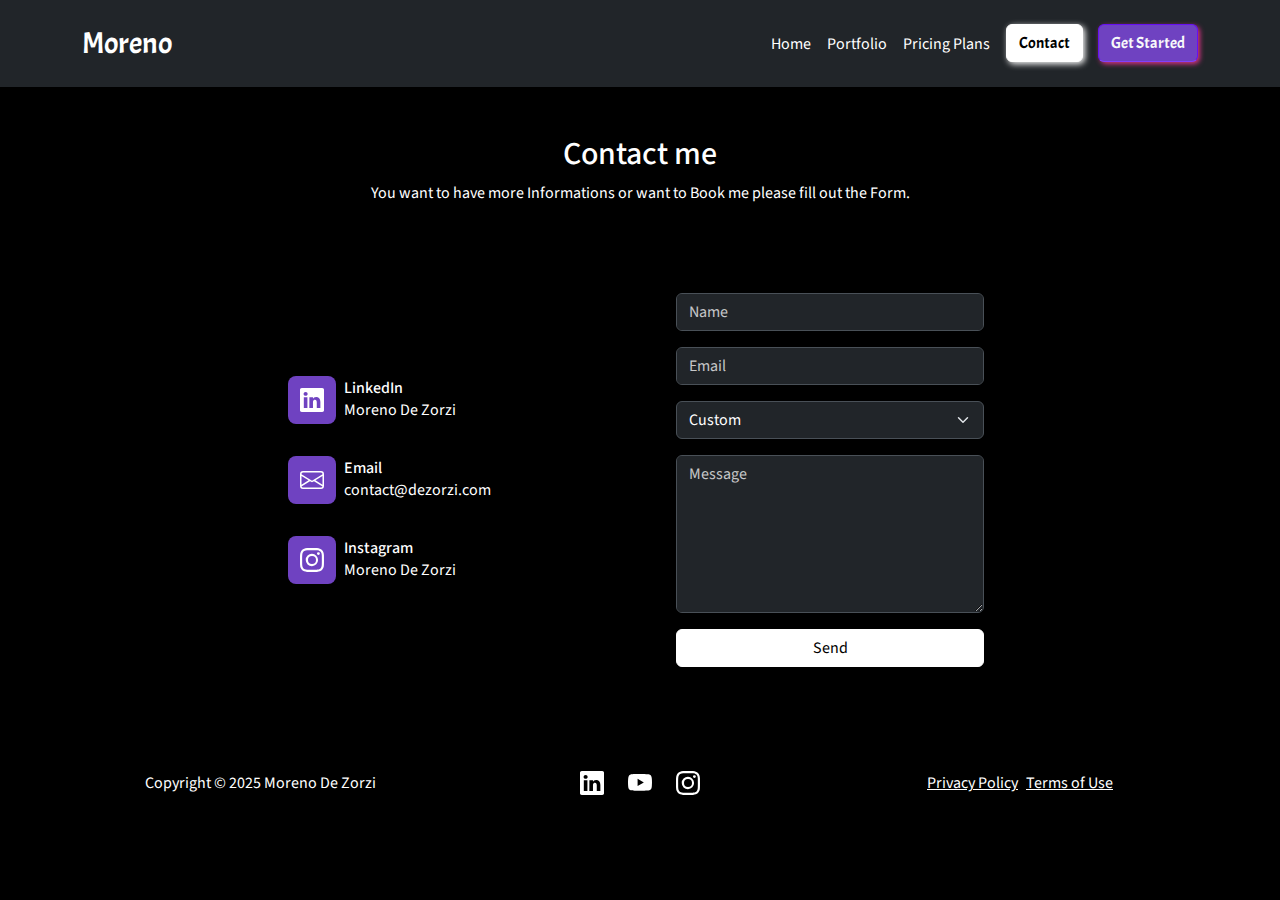
<file: contact.html>
<!DOCTYPE html><html data-bs-theme="dark" lang="en" data-bss-forced-theme="dark"><head><meta charset="utf-8"><meta name="viewport" content="width=device-width, initial-scale=1.0, shrink-to-fit=no"><title>Contact - Moreno De Zorzi</title><meta property="og:type" content="website"><meta name="description" content="Contact Moreno De Zorzi for web development services. Fill out the form, email contact@dezorzi.com, or connect on LinkedIn/Instagram to get started."><link rel="apple-touch-icon" type="image/png" sizes="180x180" href="assets/img/apple-touch-icon.png"><link rel="icon" type="image/png" sizes="16x16" href="assets/img/favicon-16x16.png"><link rel="icon" type="image/png" sizes="16x16" href="assets/img/favicon-16x16.png" media="(prefers-color-scheme: dark)"><link rel="icon" type="image/png" sizes="32x32" href="assets/img/favicon-32x32.png"><link rel="icon" type="image/png" sizes="32x32" href="assets/img/favicon-32x32.png" media="(prefers-color-scheme: dark)"><link rel="icon" type="image/png" sizes="180x180" href="assets/img/apple-touch-icon.png"><link rel="icon" type="image/png" sizes="192x192" href="assets/img/android-chrome-192x192.png"><link rel="icon" type="image/png" sizes="512x512" href="assets/img/android-chrome-512x512.png"><link rel="stylesheet" href="https://cdn.jsdelivr.net/npm/bootstrap@5.3.3/dist/css/bootstrap.min.css"><link rel="stylesheet" href="https://fonts.googleapis.com/css?family=Acme&amp;display=swap"><link rel="stylesheet" href="https://fonts.googleapis.com/css?family=Source+Sans+Pro&amp;display=swap"><link rel="stylesheet" href="assets/css/styles.min.css"><link rel="stylesheet" href="https://cdnjs.cloudflare.com/ajax/libs/animate.css/3.5.2/animate.min.css"></head><body style="background:rgb(0,0,0);"><nav class="navbar navbar-expand-md bg-dark py-3" data-bs-theme="dark"><div class="container"><a class="navbar-brand d-flex align-items-center" href="#"><span style="font-family:Acme, sans-serif;font-size:30px;">Moreno</span></a><button data-bs-toggle="collapse" data-bs-target="#navcol-5" class="navbar-toggler"><span class="visually-hidden">Toggle navigation</span><span class="navbar-toggler-icon"></span></button><div class="collapse navbar-collapse" id="navcol-5"><ul class="navbar-nav ms-auto"><li class="nav-item"><a class="nav-link active" href="index.html" style="font-family:'Source Sans Pro', sans-serif;">Home</a></li><li class="nav-item" style="font-family:'Source Sans Pro', sans-serif;"><a class="nav-link" href="#" style="color:var(--bs-primary);font-family:'Source Sans Pro', sans-serif;">Portfolio</a></li><li class="nav-item" style="font-family:'Source Sans Pro', sans-serif;"><a class="nav-link" href="pricing.html" style="color:var(--bs-primary);font-family:'Source Sans Pro', sans-serif;">Pricing Plans</a></li><li class="nav-item" style="font-family:Acme, sans-serif;"><a class="btn btn-primary ms-md-2" role="button" href="contact.html" style="font-family:Acme, sans-serif;box-shadow:2px 2px 6px var(--bs-primary);margin-right:7px;">Contact</a><a class="btn btn-primary ms-md-2" role="button" data-bss-hover-animate="bounce" href="contact.html" style="background:var(--bs-purple);color:var(--bs-light);border-color:var(--bs-indigo);border-bottom-color:#8240fb;box-shadow:2px 2px 5px var(--bs-pink);font-family:Acme, sans-serif;">Get Started</a></li></ul></div></div></nav><section class="position-relative py-4 py-xl-5"><div class="container position-relative"><div class="row mb-5"><div class="col-md-8 col-xl-6 text-center mx-auto"><h2>Contact me</h2><p class="w-lg-50">You want to have more Informations or want to Book me please fill out the Form.</p></div></div><div class="row d-flex justify-content-center"><div class="col-md-6 col-lg-4 col-xl-4"><div class="d-flex flex-column justify-content-center align-items-start h-100"><div class="d-flex align-items-center p-3"><div class="bs-icon-md bs-icon-rounded bs-icon-primary d-flex flex-shrink-0 justify-content-center align-items-center d-inline-block bs-icon" style="background: var(--bs-info);"><svg xmlns="http://www.w3.org/2000/svg" width="1em" height="1em" fill="currentColor" viewBox="0 0 16 16" class="bi bi-linkedin">
  <path d="M0 1.146C0 .513.526 0 1.175 0h13.65C15.474 0 16 .513 16 1.146v13.708c0 .633-.526 1.146-1.175 1.146H1.175C.526 16 0 15.487 0 14.854V1.146zm4.943 12.248V6.169H2.542v7.225h2.401m-1.2-8.212c.837 0 1.358-.554 1.358-1.248-.015-.709-.52-1.248-1.342-1.248-.822 0-1.359.54-1.359 1.248 0 .694.521 1.248 1.327 1.248h.016zm4.908 8.212V9.359c0-.216.016-.432.08-.586.173-.431.568-.878 1.232-.878.869 0 1.216.662 1.216 1.634v3.865h2.401V9.25c0-2.22-1.184-3.252-2.764-3.252-1.274 0-1.845.7-2.165 1.193v.025h-.016a5.54 5.54 0 0 1 .016-.025V6.169h-2.4c.03.678 0 7.225 0 7.225h2.4"></path>
</svg></div><div class="px-2"><h6 class="mb-0">LinkedIn</h6><p class="mb-0">Moreno De Zorzi</p></div></div><div class="d-flex align-items-center p-3"><div class="bs-icon-md bs-icon-rounded bs-icon-primary d-flex flex-shrink-0 justify-content-center align-items-center d-inline-block bs-icon" style="background: var(--bs-info);"><svg xmlns="http://www.w3.org/2000/svg" width="1em" height="1em" fill="currentColor" viewBox="0 0 16 16" class="bi bi-envelope">
  <path d="M0 4a2 2 0 0 1 2-2h12a2 2 0 0 1 2 2v8a2 2 0 0 1-2 2H2a2 2 0 0 1-2-2zm2-1a1 1 0 0 0-1 1v.217l7 4.2 7-4.2V4a1 1 0 0 0-1-1zm13 2.383-4.708 2.825L15 11.105zm-.034 6.876-5.64-3.471L8 9.583l-1.326-.795-5.64 3.47A1 1 0 0 0 2 13h12a1 1 0 0 0 .966-.741M1 11.105l4.708-2.897L1 5.383z"></path>
</svg></div><div class="px-2"><h6 class="mb-0">Email</h6><p class="mb-0">contact@dezorzi.com</p></div></div><div class="d-flex align-items-center p-3"><div class="bs-icon-md bs-icon-rounded bs-icon-primary d-flex flex-shrink-0 justify-content-center align-items-center d-inline-block bs-icon" style="background: var(--bs-info);"><svg xmlns="http://www.w3.org/2000/svg" width="1em" height="1em" fill="currentColor" viewBox="0 0 16 16" class="bi bi-instagram">
  <path d="M8 0C5.829 0 5.556.01 4.703.048 3.85.088 3.269.222 2.76.42a3.917 3.917 0 0 0-1.417.923A3.927 3.927 0 0 0 .42 2.76C.222 3.268.087 3.85.048 4.7.01 5.555 0 5.827 0 8.001c0 2.172.01 2.444.048 3.297.04.852.174 1.433.372 1.942.205.526.478.972.923 1.417.444.445.89.719 1.416.923.51.198 1.09.333 1.942.372C5.555 15.99 5.827 16 8 16s2.444-.01 3.298-.048c.851-.04 1.434-.174 1.943-.372a3.916 3.916 0 0 0 1.416-.923c.445-.445.718-.891.923-1.417.197-.509.332-1.09.372-1.942C15.99 10.445 16 10.173 16 8s-.01-2.445-.048-3.299c-.04-.851-.175-1.433-.372-1.941a3.926 3.926 0 0 0-.923-1.417A3.911 3.911 0 0 0 13.24.42c-.51-.198-1.092-.333-1.943-.372C10.443.01 10.172 0 7.998 0h.003zm-.717 1.442h.718c2.136 0 2.389.007 3.232.046.78.035 1.204.166 1.486.275.373.145.64.319.92.599.28.28.453.546.598.92.11.281.24.705.275 1.485.039.843.047 1.096.047 3.231s-.008 2.389-.047 3.232c-.035.78-.166 1.203-.275 1.485a2.47 2.47 0 0 1-.599.919c-.28.28-.546.453-.92.598-.28.11-.704.24-1.485.276-.843.038-1.096.047-3.232.047s-2.39-.009-3.233-.047c-.78-.036-1.203-.166-1.485-.276a2.478 2.478 0 0 1-.92-.598 2.48 2.48 0 0 1-.6-.92c-.109-.281-.24-.705-.275-1.485-.038-.843-.046-1.096-.046-3.233 0-2.136.008-2.388.046-3.231.036-.78.166-1.204.276-1.486.145-.373.319-.64.599-.92.28-.28.546-.453.92-.598.282-.11.705-.24 1.485-.276.738-.034 1.024-.044 2.515-.045v.002zm4.988 1.328a.96.96 0 1 0 0 1.92.96.96 0 0 0 0-1.92zm-4.27 1.122a4.109 4.109 0 1 0 0 8.217 4.109 4.109 0 0 0 0-8.217zm0 1.441a2.667 2.667 0 1 1 0 5.334 2.667 2.667 0 0 1 0-5.334"></path>
</svg></div><div class="px-2"><h6 class="mb-0">Instagram</h6><p class="mb-0">Moreno De Zorzi</p></div></div></div></div><div class="col-md-6 col-lg-5 col-xl-4"><div><form class="p-3 p-xl-4" method="post"><div class="mb-3"><input class="form-control" type="text" id="name-1" name="name" placeholder="Name"></div><div class="mb-3"><input class="form-control" type="email" id="email-1" name="email" placeholder="Email"></div><div class="mb-3"><select class="form-select"><optgroup label="Select one Request option"><option value="0">Custom</option><option value="1">Basic</option><option value="2">Standard</option><option value="3">Pro</option></optgroup></select></div><div class="mb-3"><textarea class="form-control" id="message-1" name="message" rows="6" placeholder="Message"></textarea></div><div><button class="btn btn-primary d-block w-100" type="submit">Send </button></div></form></div></div></div></div></section><footer class="text-center py-4"><div class="container"><div class="row row-cols-1 row-cols-lg-3"><div class="col"><p class="my-2">Copyright&nbsp;© 2025 Moreno De Zorzi</p></div><div class="col"><ul class="list-inline my-2"><li class="list-inline-item me-4"><div class="bs-icon-circle bs-icon-primary bs-icon" style="background: rgb(0,0,0);"><svg xmlns="http://www.w3.org/2000/svg" width="1em" height="1em" fill="currentColor" viewBox="0 0 16 16" class="bi bi-linkedin" style="font-size: 30px;">
  <path d="M0 1.146C0 .513.526 0 1.175 0h13.65C15.474 0 16 .513 16 1.146v13.708c0 .633-.526 1.146-1.175 1.146H1.175C.526 16 0 15.487 0 14.854V1.146zm4.943 12.248V6.169H2.542v7.225h2.401m-1.2-8.212c.837 0 1.358-.554 1.358-1.248-.015-.709-.52-1.248-1.342-1.248-.822 0-1.359.54-1.359 1.248 0 .694.521 1.248 1.327 1.248h.016zm4.908 8.212V9.359c0-.216.016-.432.08-.586.173-.431.568-.878 1.232-.878.869 0 1.216.662 1.216 1.634v3.865h2.401V9.25c0-2.22-1.184-3.252-2.764-3.252-1.274 0-1.845.7-2.165 1.193v.025h-.016a5.54 5.54 0 0 1 .016-.025V6.169h-2.4c.03.678 0 7.225 0 7.225h2.4"></path>
</svg></div></li><li class="list-inline-item me-4"><div class="bs-icon-circle bs-icon-primary bs-icon" style="background: rgb(0,0,0);"><svg xmlns="http://www.w3.org/2000/svg" width="1em" height="1em" fill="currentColor" viewBox="0 0 16 16" class="bi bi-youtube" style="font-size: 30px;">
  <path d="M8.051 1.999h.089c.822.003 4.987.033 6.11.335a2.01 2.01 0 0 1 1.415 1.42c.101.38.172.883.22 1.402l.01.104.022.26.008.104c.065.914.073 1.77.074 1.957v.075c-.001.194-.01 1.108-.082 2.06l-.008.105-.009.104c-.05.572-.124 1.14-.235 1.558a2.007 2.007 0 0 1-1.415 1.42c-1.16.312-5.569.334-6.18.335h-.142c-.309 0-1.587-.006-2.927-.052l-.17-.006-.087-.004-.171-.007-.171-.007c-1.11-.049-2.167-.128-2.654-.26a2.007 2.007 0 0 1-1.415-1.419c-.111-.417-.185-.986-.235-1.558L.09 9.82l-.008-.104A31.4 31.4 0 0 1 0 7.68v-.123c.002-.215.01-.958.064-1.778l.007-.103.003-.052.008-.104.022-.26.01-.104c.048-.519.119-1.023.22-1.402a2.007 2.007 0 0 1 1.415-1.42c.487-.13 1.544-.21 2.654-.26l.17-.007.172-.006.086-.003.171-.007A99.788 99.788 0 0 1 7.858 2h.193zM6.4 5.209v4.818l4.157-2.408z"></path>
</svg></div></li><li class="list-inline-item"><div class="bs-icon-circle bs-icon-primary bs-icon" style="background: rgb(0,0,0);"><svg xmlns="http://www.w3.org/2000/svg" width="1em" height="1em" fill="currentColor" viewBox="0 0 16 16" class="bi bi-instagram" style="font-size: 30px;">
  <path d="M8 0C5.829 0 5.556.01 4.703.048 3.85.088 3.269.222 2.76.42a3.917 3.917 0 0 0-1.417.923A3.927 3.927 0 0 0 .42 2.76C.222 3.268.087 3.85.048 4.7.01 5.555 0 5.827 0 8.001c0 2.172.01 2.444.048 3.297.04.852.174 1.433.372 1.942.205.526.478.972.923 1.417.444.445.89.719 1.416.923.51.198 1.09.333 1.942.372C5.555 15.99 5.827 16 8 16s2.444-.01 3.298-.048c.851-.04 1.434-.174 1.943-.372a3.916 3.916 0 0 0 1.416-.923c.445-.445.718-.891.923-1.417.197-.509.332-1.09.372-1.942C15.99 10.445 16 10.173 16 8s-.01-2.445-.048-3.299c-.04-.851-.175-1.433-.372-1.941a3.926 3.926 0 0 0-.923-1.417A3.911 3.911 0 0 0 13.24.42c-.51-.198-1.092-.333-1.943-.372C10.443.01 10.172 0 7.998 0h.003zm-.717 1.442h.718c2.136 0 2.389.007 3.232.046.78.035 1.204.166 1.486.275.373.145.64.319.92.599.28.28.453.546.598.92.11.281.24.705.275 1.485.039.843.047 1.096.047 3.231s-.008 2.389-.047 3.232c-.035.78-.166 1.203-.275 1.485a2.47 2.47 0 0 1-.599.919c-.28.28-.546.453-.92.598-.28.11-.704.24-1.485.276-.843.038-1.096.047-3.232.047s-2.39-.009-3.233-.047c-.78-.036-1.203-.166-1.485-.276a2.478 2.478 0 0 1-.92-.598 2.48 2.48 0 0 1-.6-.92c-.109-.281-.24-.705-.275-1.485-.038-.843-.046-1.096-.046-3.233 0-2.136.008-2.388.046-3.231.036-.78.166-1.204.276-1.486.145-.373.319-.64.599-.92.28-.28.546-.453.92-.598.282-.11.705-.24 1.485-.276.738-.034 1.024-.044 2.515-.045v.002zm4.988 1.328a.96.96 0 1 0 0 1.92.96.96 0 0 0 0-1.92zm-4.27 1.122a4.109 4.109 0 1 0 0 8.217 4.109 4.109 0 0 0 0-8.217zm0 1.441a2.667 2.667 0 1 1 0 5.334 2.667 2.667 0 0 1 0-5.334"></path>
</svg></div></li></ul></div><div class="col"><ul class="list-inline my-2"><li class="list-inline-item"><a href="#">Privacy Policy</a></li><li class="list-inline-item"><a href="#">Terms of Use</a></li></ul></div></div></div></footer><script src="https://cdn.jsdelivr.net/npm/bootstrap@5.3.3/dist/js/bootstrap.bundle.min.js"></script><script src="assets/js/script.min.js"></script></body></html>
</file>
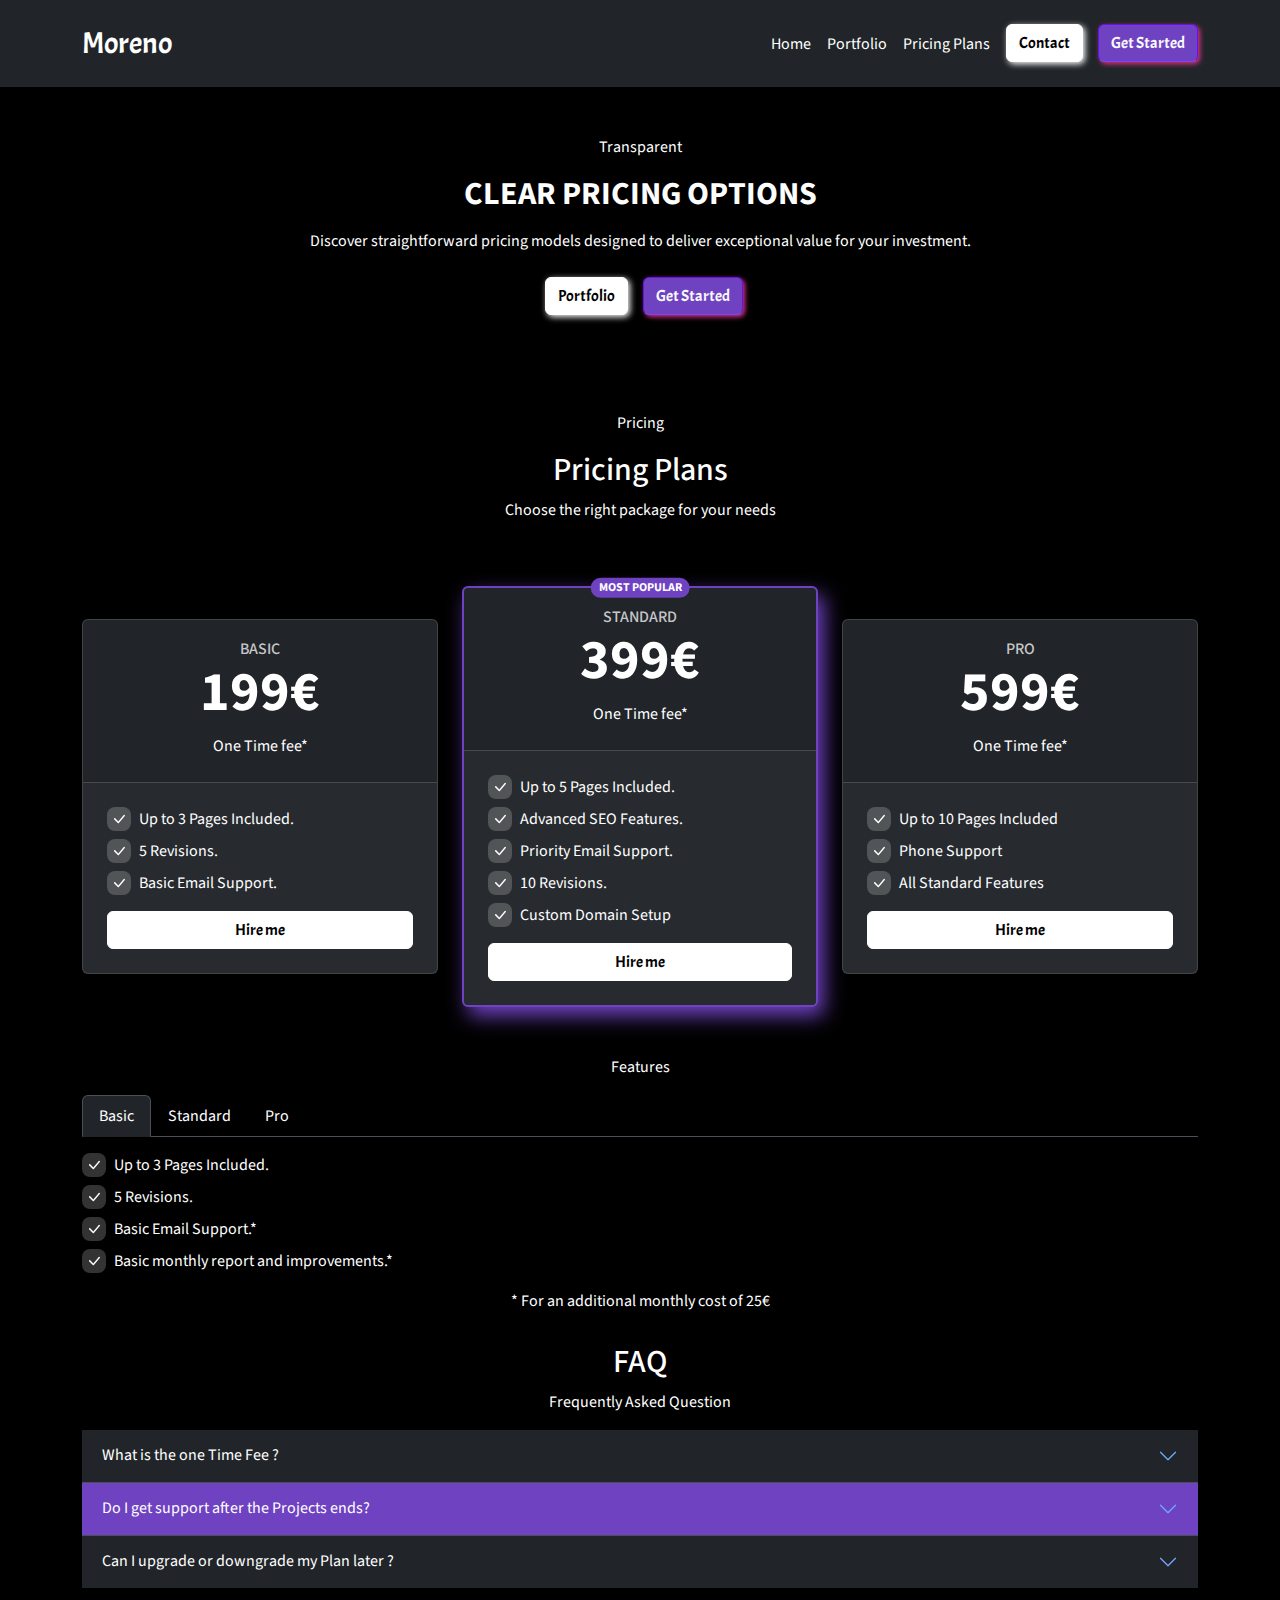
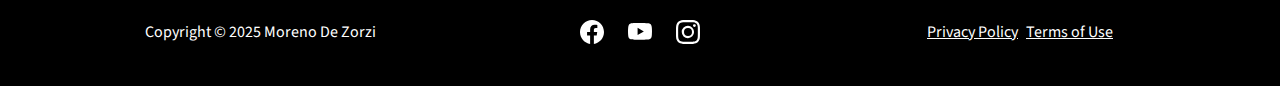
<file: pricing.html>
<!DOCTYPE html><html data-bs-theme="dark" lang="en"><head><meta charset="utf-8"><meta name="viewport" content="width=device-width, initial-scale=1.0, shrink-to-fit=no"><title>Pricing Plans - Moreno De Zorzi</title><meta property="og:type" content="website"><meta name="description" content="Explore Moreno De Zorzi's clear web development pricing plans. Choose from Basic, Standard, or Pro packages starting at 199€. See features and get started!"><link rel="stylesheet" href="https://cdn.jsdelivr.net/npm/bootstrap@5.3.3/dist/css/bootstrap.min.css"><link rel="stylesheet" href="https://fonts.googleapis.com/css?family=Acme&amp;display=swap"><link rel="stylesheet" href="https://fonts.googleapis.com/css?family=Source+Sans+Pro&amp;display=swap"><link rel="stylesheet" href="assets/css/styles.min.css"><link rel="stylesheet" href="https://cdnjs.cloudflare.com/ajax/libs/animate.css/3.5.2/animate.min.css"></head><body style="background: rgb(0,0,0);"><nav class="navbar navbar-expand-md bg-dark py-3" data-bs-theme="dark"><div class="container"><a class="navbar-brand d-flex align-items-center" href="#"><span style="font-family: Acme, sans-serif;font-size: 30px;">Moreno</span></a><button data-bs-toggle="collapse" class="navbar-toggler" data-bs-target="#navcol-5"><span class="visually-hidden">Toggle navigation</span><span class="navbar-toggler-icon"></span></button><div class="collapse navbar-collapse" id="navcol-5"><ul class="navbar-nav ms-auto"><li class="nav-item"><a class="nav-link active" href="index.html" style="font-family: 'Source Sans Pro', sans-serif;">Home</a></li><li class="nav-item" style="font-family: 'Source Sans Pro', sans-serif;"><a class="nav-link" href="#" style="color: var(--bs-primary);font-family: 'Source Sans Pro', sans-serif;">Portfolio</a></li><li class="nav-item" style="font-family: 'Source Sans Pro', sans-serif;"><a class="nav-link" href="#" style="color: var(--bs-primary);font-family: 'Source Sans Pro', sans-serif;">Pricing Plans</a></li><li class="nav-item" style="font-family: Acme, sans-serif;"><a class="btn btn-primary ms-md-2" role="button" href="#" style="font-family: Acme, sans-serif;box-shadow: 2px 2px 6px var(--bs-primary);margin-right: 7px;">Contact</a><a class="btn btn-primary ms-md-2" role="button" data-bss-hover-animate="bounce" href="#" style="background: var(--bs-purple);color: var(--bs-light);border-color: var(--bs-indigo);border-bottom-color: #8240fb;box-shadow: 2px 2px 5px var(--bs-pink);font-family: Acme, sans-serif;">Get Started</a></li></ul></div></div></nav><section class="py-4 py-xl-5"><div class="container h-100"><p class="text-center">Transparent</p><div class="row h-100"><div class="col-md-10 col-xl-8 text-center d-flex d-sm-flex d-md-flex justify-content-center align-items-center mx-auto justify-content-md-start align-items-md-center justify-content-xl-center"><div class="text-center"><h2 class="text-uppercase fw-bold text-center mb-3">Clear Pricing Options</h2><p class="text-center mb-4">Discover straightforward pricing models designed to deliver exceptional value for your investment.</p><a class="btn btn-primary ms-md-2" role="button" href="#" style="font-family: Acme, sans-serif;box-shadow: 2px 2px 6px var(--bs-primary);margin-right: 7px;">Portfolio</a><a class="btn btn-primary ms-md-2" role="button" data-bss-hover-animate="bounce" href="#" style="background: var(--bs-purple);color: var(--bs-light);border-color: var(--bs-indigo);border-bottom-color: #8240fb;box-shadow: 2px 2px 5px var(--bs-pink);font-family: Acme, sans-serif;">Get Started</a></div></div></div></div></section><div class="container py-4 py-xl-5"><p class="text-center">Pricing</p><div class="row mb-5"><div class="col-md-8 col-xl-6 text-center mx-auto"><h2>Pricing Plans</h2><p class="w-lg-50">Choose the right package for your needs</p></div></div><div class="row gy-4 gy-xl-0 row-cols-1 row-cols-md-2 row-cols-xl-3 d-xl-flex align-items-xl-center gutter-y"><div class="col"><div class="card"><div class="card-body text-center p-4"><h6 class="text-uppercase text-muted card-subtitle">Basic</h6><h4 class="display-4 fw-bold card-title">199€</h4><p style="margin-bottom: 0;">One Time fee*</p></div><div class="card-footer p-4"><div><ul class="list-unstyled"><li class="d-flex mb-2"><span class="bs-icon-xs bs-icon-rounded bs-icon-primary-light bs-icon me-2"><svg xmlns="http://www.w3.org/2000/svg" width="1em" height="1em" fill="currentColor" viewBox="0 0 16 16" class="bi bi-check-lg">
  <path d="M12.736 3.97a.733.733 0 0 1 1.047 0c.286.289.29.756.01 1.05L7.88 12.01a.733.733 0 0 1-1.065.02L3.217 8.384a.757.757 0 0 1 0-1.06.733.733 0 0 1 1.047 0l3.052 3.093 5.4-6.425a.247.247 0 0 1 .02-.022"></path>
</svg></span><span>Up to&nbsp;3 Pages Included.</span></li><li class="d-flex mb-2"><span class="bs-icon-xs bs-icon-rounded bs-icon-primary-light bs-icon me-2"><svg xmlns="http://www.w3.org/2000/svg" width="1em" height="1em" fill="currentColor" viewBox="0 0 16 16" class="bi bi-check-lg">
  <path d="M12.736 3.97a.733.733 0 0 1 1.047 0c.286.289.29.756.01 1.05L7.88 12.01a.733.733 0 0 1-1.065.02L3.217 8.384a.757.757 0 0 1 0-1.06.733.733 0 0 1 1.047 0l3.052 3.093 5.4-6.425a.247.247 0 0 1 .02-.022"></path>
</svg></span><span>5 Revisions.</span></li><li class="d-flex mb-2"><span class="bs-icon-xs bs-icon-rounded bs-icon-primary-light bs-icon me-2"><svg xmlns="http://www.w3.org/2000/svg" width="1em" height="1em" fill="currentColor" viewBox="0 0 16 16" class="bi bi-check-lg">
  <path d="M12.736 3.97a.733.733 0 0 1 1.047 0c.286.289.29.756.01 1.05L7.88 12.01a.733.733 0 0 1-1.065.02L3.217 8.384a.757.757 0 0 1 0-1.06.733.733 0 0 1 1.047 0l3.052 3.093 5.4-6.425a.247.247 0 0 1 .02-.022"></path>
</svg></span><span>Basic Email Support.</span></li></ul></div><a class="btn btn-primary d-block w-100" role="button" href="#" style="font-family: Acme, sans-serif;">Hire me</a></div></div></div><div class="col"><div class="card border-info border-2" style="box-shadow: 6px 9px 20px var(--bs-purple);"><div class="card-body text-center p-4"><span class="badge rounded-pill bg-info position-absolute top-0 start-50 translate-middle text-uppercase">Most Popular</span><h6 class="text-uppercase text-muted card-subtitle">Standard</h6><h4 class="display-4 fw-bold card-title">399€</h4><p style="margin-bottom: 0;">One Time fee*</p></div><div class="card-footer p-4"><div><ul class="list-unstyled"><li class="d-flex mb-2"><span class="bs-icon-xs bs-icon-rounded bs-icon-primary-light bs-icon me-2"><svg xmlns="http://www.w3.org/2000/svg" width="1em" height="1em" fill="currentColor" viewBox="0 0 16 16" class="bi bi-check-lg">
  <path d="M12.736 3.97a.733.733 0 0 1 1.047 0c.286.289.29.756.01 1.05L7.88 12.01a.733.733 0 0 1-1.065.02L3.217 8.384a.757.757 0 0 1 0-1.06.733.733 0 0 1 1.047 0l3.052 3.093 5.4-6.425a.247.247 0 0 1 .02-.022"></path>
</svg></span><span>Up to 5 Pages Included.</span></li><li class="d-flex mb-2"><span class="bs-icon-xs bs-icon-rounded bs-icon-primary-light bs-icon me-2"><svg xmlns="http://www.w3.org/2000/svg" width="1em" height="1em" fill="currentColor" viewBox="0 0 16 16" class="bi bi-check-lg">
  <path d="M12.736 3.97a.733.733 0 0 1 1.047 0c.286.289.29.756.01 1.05L7.88 12.01a.733.733 0 0 1-1.065.02L3.217 8.384a.757.757 0 0 1 0-1.06.733.733 0 0 1 1.047 0l3.052 3.093 5.4-6.425a.247.247 0 0 1 .02-.022"></path>
</svg></span><span>Advanced SEO Features.</span></li><li class="d-flex mb-2"><span class="bs-icon-xs bs-icon-rounded bs-icon-primary-light bs-icon me-2"><svg xmlns="http://www.w3.org/2000/svg" width="1em" height="1em" fill="currentColor" viewBox="0 0 16 16" class="bi bi-check-lg">
  <path d="M12.736 3.97a.733.733 0 0 1 1.047 0c.286.289.29.756.01 1.05L7.88 12.01a.733.733 0 0 1-1.065.02L3.217 8.384a.757.757 0 0 1 0-1.06.733.733 0 0 1 1.047 0l3.052 3.093 5.4-6.425a.247.247 0 0 1 .02-.022"></path>
</svg></span><span>Priority Email Support.</span></li><li class="d-flex mb-2"><span class="bs-icon-xs bs-icon-rounded bs-icon-primary-light bs-icon me-2"><svg xmlns="http://www.w3.org/2000/svg" width="1em" height="1em" fill="currentColor" viewBox="0 0 16 16" class="bi bi-check-lg">
  <path d="M12.736 3.97a.733.733 0 0 1 1.047 0c.286.289.29.756.01 1.05L7.88 12.01a.733.733 0 0 1-1.065.02L3.217 8.384a.757.757 0 0 1 0-1.06.733.733 0 0 1 1.047 0l3.052 3.093 5.4-6.425a.247.247 0 0 1 .02-.022"></path>
</svg></span><span>10 Revisions.</span></li><li class="d-flex mb-2"><span class="bs-icon-xs bs-icon-rounded bs-icon-primary-light bs-icon me-2"><svg xmlns="http://www.w3.org/2000/svg" width="1em" height="1em" fill="currentColor" viewBox="0 0 16 16" class="bi bi-check-lg">
  <path d="M12.736 3.97a.733.733 0 0 1 1.047 0c.286.289.29.756.01 1.05L7.88 12.01a.733.733 0 0 1-1.065.02L3.217 8.384a.757.757 0 0 1 0-1.06.733.733 0 0 1 1.047 0l3.052 3.093 5.4-6.425a.247.247 0 0 1 .02-.022"></path>
</svg></span><span>Custom Domain Setup</span></li></ul></div><a class="btn btn-primary d-block w-100" role="button" href="#" style="font-family: Acme, sans-serif;">Hire me</a></div></div></div><div class="col"><div class="card"><div class="card-body text-center p-4"><h6 class="text-uppercase text-muted card-subtitle">Pro</h6><h4 class="display-4 fw-bold card-title">599€</h4><p style="margin-bottom: 0;">One Time fee*</p></div><div class="card-footer p-4"><div><ul class="list-unstyled"><li class="d-flex mb-2"><span class="bs-icon-xs bs-icon-rounded bs-icon-primary-light bs-icon me-2"><svg xmlns="http://www.w3.org/2000/svg" width="1em" height="1em" fill="currentColor" viewBox="0 0 16 16" class="bi bi-check-lg">
  <path d="M12.736 3.97a.733.733 0 0 1 1.047 0c.286.289.29.756.01 1.05L7.88 12.01a.733.733 0 0 1-1.065.02L3.217 8.384a.757.757 0 0 1 0-1.06.733.733 0 0 1 1.047 0l3.052 3.093 5.4-6.425a.247.247 0 0 1 .02-.022"></path>
</svg></span>Up to 10 Pages Included<span></span></li><li class="d-flex mb-2"><span class="bs-icon-xs bs-icon-rounded bs-icon-primary-light bs-icon me-2"><svg xmlns="http://www.w3.org/2000/svg" width="1em" height="1em" fill="currentColor" viewBox="0 0 16 16" class="bi bi-check-lg">
  <path d="M12.736 3.97a.733.733 0 0 1 1.047 0c.286.289.29.756.01 1.05L7.88 12.01a.733.733 0 0 1-1.065.02L3.217 8.384a.757.757 0 0 1 0-1.06.733.733 0 0 1 1.047 0l3.052 3.093 5.4-6.425a.247.247 0 0 1 .02-.022"></path>
</svg></span>Phone Support<span></span></li><li class="d-flex mb-2"><span class="bs-icon-xs bs-icon-rounded bs-icon-primary-light bs-icon me-2"><svg xmlns="http://www.w3.org/2000/svg" width="1em" height="1em" fill="currentColor" viewBox="0 0 16 16" class="bi bi-check-lg">
  <path d="M12.736 3.97a.733.733 0 0 1 1.047 0c.286.289.29.756.01 1.05L7.88 12.01a.733.733 0 0 1-1.065.02L3.217 8.384a.757.757 0 0 1 0-1.06.733.733 0 0 1 1.047 0l3.052 3.093 5.4-6.425a.247.247 0 0 1 .02-.022"></path>
</svg></span><span>All Standard Features</span></li></ul></div><a class="btn btn-primary d-block w-100" role="button" href="#" style="font-family: Acme, sans-serif;">Hire me</a></div></div></div></div></div><div class="container" style="margin-bottom: 0;padding-bottom: 0;"><p class="text-center">Features</p><div><ul class="nav nav-tabs" role="tablist"><li class="nav-item" role="presentation"><a class="nav-link active link-body-emphasis" role="tab" data-bs-toggle="tab" href="#tab-1">Basic</a></li><li class="nav-item" role="presentation"><a class="nav-link link-body-emphasis" role="tab" data-bs-toggle="tab" href="#tab-2">Standard</a></li><li class="nav-item" role="presentation"><a class="nav-link link-body-emphasis" role="tab" data-bs-toggle="tab" href="#tab-3">Pro</a></li></ul><div class="tab-content"><div class="tab-pane active" role="tabpanel" id="tab-1" style="margin-bottom: 0;"><p class="text-center"></p><ul class="list-unstyled" style="margin-top: 0;"><li class="d-flex mb-2"><span class="bs-icon-xs bs-icon-rounded bs-icon-primary-light bs-icon me-2"><svg xmlns="http://www.w3.org/2000/svg" width="1em" height="1em" fill="currentColor" viewBox="0 0 16 16" class="bi bi-check-lg">
  <path d="M12.736 3.97a.733.733 0 0 1 1.047 0c.286.289.29.756.01 1.05L7.88 12.01a.733.733 0 0 1-1.065.02L3.217 8.384a.757.757 0 0 1 0-1.06.733.733 0 0 1 1.047 0l3.052 3.093 5.4-6.425a.247.247 0 0 1 .02-.022"></path>
</svg></span><span>Up to&nbsp;3 Pages Included.</span></li><li class="d-flex mb-2"><span class="bs-icon-xs bs-icon-rounded bs-icon-primary-light bs-icon me-2"><svg xmlns="http://www.w3.org/2000/svg" width="1em" height="1em" fill="currentColor" viewBox="0 0 16 16" class="bi bi-check-lg">
  <path d="M12.736 3.97a.733.733 0 0 1 1.047 0c.286.289.29.756.01 1.05L7.88 12.01a.733.733 0 0 1-1.065.02L3.217 8.384a.757.757 0 0 1 0-1.06.733.733 0 0 1 1.047 0l3.052 3.093 5.4-6.425a.247.247 0 0 1 .02-.022"></path>
</svg></span><span>5 Revisions.</span></li><li class="d-flex mb-2"><span class="bs-icon-xs bs-icon-rounded bs-icon-primary-light bs-icon me-2"><svg xmlns="http://www.w3.org/2000/svg" width="1em" height="1em" fill="currentColor" viewBox="0 0 16 16" class="bi bi-check-lg">
  <path d="M12.736 3.97a.733.733 0 0 1 1.047 0c.286.289.29.756.01 1.05L7.88 12.01a.733.733 0 0 1-1.065.02L3.217 8.384a.757.757 0 0 1 0-1.06.733.733 0 0 1 1.047 0l3.052 3.093 5.4-6.425a.247.247 0 0 1 .02-.022"></path>
</svg></span><span>Basic Email Support.*</span></li><li class="d-flex mb-2"><span class="bs-icon-xs bs-icon-rounded bs-icon-primary-light bs-icon me-2"><svg xmlns="http://www.w3.org/2000/svg" width="1em" height="1em" fill="currentColor" viewBox="0 0 16 16" class="bi bi-check-lg">
  <path d="M12.736 3.97a.733.733 0 0 1 1.047 0c.286.289.29.756.01 1.05L7.88 12.01a.733.733 0 0 1-1.065.02L3.217 8.384a.757.757 0 0 1 0-1.06.733.733 0 0 1 1.047 0l3.052 3.093 5.4-6.425a.247.247 0 0 1 .02-.022"></path>
</svg></span><span>Basic monthly report and improvements.*</span></li></ul><p class="text-center">* For an additional monthly cost of 25€</p></div><div class="tab-pane" role="tabpanel" id="tab-2"><p class="text-center"></p><ul class="list-unstyled"><li class="d-flex mb-2"><span class="bs-icon-xs bs-icon-rounded bs-icon-primary-light bs-icon me-2"><svg xmlns="http://www.w3.org/2000/svg" width="1em" height="1em" fill="currentColor" viewBox="0 0 16 16" class="bi bi-check-lg">
  <path d="M12.736 3.97a.733.733 0 0 1 1.047 0c.286.289.29.756.01 1.05L7.88 12.01a.733.733 0 0 1-1.065.02L3.217 8.384a.757.757 0 0 1 0-1.06.733.733 0 0 1 1.047 0l3.052 3.093 5.4-6.425a.247.247 0 0 1 .02-.022"></path>
</svg></span><span>Up to 5 Pages Included.</span></li><li class="d-flex mb-2"><span class="bs-icon-xs bs-icon-rounded bs-icon-primary-light bs-icon me-2"><svg xmlns="http://www.w3.org/2000/svg" width="1em" height="1em" fill="currentColor" viewBox="0 0 16 16" class="bi bi-check-lg">
  <path d="M12.736 3.97a.733.733 0 0 1 1.047 0c.286.289.29.756.01 1.05L7.88 12.01a.733.733 0 0 1-1.065.02L3.217 8.384a.757.757 0 0 1 0-1.06.733.733 0 0 1 1.047 0l3.052 3.093 5.4-6.425a.247.247 0 0 1 .02-.022"></path>
</svg></span><span>10 Revisions.</span></li><li class="d-flex mb-2"><span class="bs-icon-xs bs-icon-rounded bs-icon-primary-light bs-icon me-2"><svg xmlns="http://www.w3.org/2000/svg" width="1em" height="1em" fill="currentColor" viewBox="0 0 16 16" class="bi bi-check-lg">
  <path d="M12.736 3.97a.733.733 0 0 1 1.047 0c.286.289.29.756.01 1.05L7.88 12.01a.733.733 0 0 1-1.065.02L3.217 8.384a.757.757 0 0 1 0-1.06.733.733 0 0 1 1.047 0l3.052 3.093 5.4-6.425a.247.247 0 0 1 .02-.022"></path>
</svg></span><span>Custom Domain Setup.</span></li><li class="d-flex mb-2"><span class="bs-icon-xs bs-icon-rounded bs-icon-primary-light bs-icon me-2"><svg xmlns="http://www.w3.org/2000/svg" width="1em" height="1em" fill="currentColor" viewBox="0 0 16 16" class="bi bi-check-lg">
  <path d="M12.736 3.97a.733.733 0 0 1 1.047 0c.286.289.29.756.01 1.05L7.88 12.01a.733.733 0 0 1-1.065.02L3.217 8.384a.757.757 0 0 1 0-1.06.733.733 0 0 1 1.047 0l3.052 3.093 5.4-6.425a.247.247 0 0 1 .02-.022"></path>
</svg></span><span>Advanced SEO Features.</span></li><li class="d-flex mb-2"><span class="bs-icon-xs bs-icon-rounded bs-icon-primary-light bs-icon me-2"><svg xmlns="http://www.w3.org/2000/svg" width="1em" height="1em" fill="currentColor" viewBox="0 0 16 16" class="bi bi-check-lg">
  <path d="M12.736 3.97a.733.733 0 0 1 1.047 0c.286.289.29.756.01 1.05L7.88 12.01a.733.733 0 0 1-1.065.02L3.217 8.384a.757.757 0 0 1 0-1.06.733.733 0 0 1 1.047 0l3.052 3.093 5.4-6.425a.247.247 0 0 1 .02-.022"></path>
</svg></span><span>Priority Email Support.*</span></li><li class="d-flex mb-2"><span class="bs-icon-xs bs-icon-rounded bs-icon-primary-light bs-icon me-2"><svg xmlns="http://www.w3.org/2000/svg" width="1em" height="1em" fill="currentColor" viewBox="0 0 16 16" class="bi bi-check-lg">
  <path d="M12.736 3.97a.733.733 0 0 1 1.047 0c.286.289.29.756.01 1.05L7.88 12.01a.733.733 0 0 1-1.065.02L3.217 8.384a.757.757 0 0 1 0-1.06.733.733 0 0 1 1.047 0l3.052 3.093 5.4-6.425a.247.247 0 0 1 .02-.022"></path>
</svg></span><span>Basic monthly report and improvements.*</span></li></ul><p class="text-center">* For an additional monthly cost of 50€</p></div><div class="tab-pane" role="tabpanel" id="tab-3"><p class="text-center"></p><ul class="list-unstyled"><li class="d-flex mb-2"><span class="bs-icon-xs bs-icon-rounded bs-icon-primary-light bs-icon me-2"><svg xmlns="http://www.w3.org/2000/svg" width="1em" height="1em" fill="currentColor" viewBox="0 0 16 16" class="bi bi-check-lg">
  <path d="M12.736 3.97a.733.733 0 0 1 1.047 0c.286.289.29.756.01 1.05L7.88 12.01a.733.733 0 0 1-1.065.02L3.217 8.384a.757.757 0 0 1 0-1.06.733.733 0 0 1 1.047 0l3.052 3.093 5.4-6.425a.247.247 0 0 1 .02-.022"></path>
</svg></span><span>All Standard Features.</span></li><li class="d-flex mb-2"><span class="bs-icon-xs bs-icon-rounded bs-icon-primary-light bs-icon me-2"><svg xmlns="http://www.w3.org/2000/svg" width="1em" height="1em" fill="currentColor" viewBox="0 0 16 16" class="bi bi-check-lg">
  <path d="M12.736 3.97a.733.733 0 0 1 1.047 0c.286.289.29.756.01 1.05L7.88 12.01a.733.733 0 0 1-1.065.02L3.217 8.384a.757.757 0 0 1 0-1.06.733.733 0 0 1 1.047 0l3.052 3.093 5.4-6.425a.247.247 0 0 1 .02-.022"></path>
</svg></span>Up to 10 Pages Included.</li><li class="d-flex mb-2"><span class="bs-icon-xs bs-icon-rounded bs-icon-primary-light bs-icon me-2"><svg xmlns="http://www.w3.org/2000/svg" width="1em" height="1em" fill="currentColor" viewBox="0 0 16 16" class="bi bi-check-lg">
  <path d="M12.736 3.97a.733.733 0 0 1 1.047 0c.286.289.29.756.01 1.05L7.88 12.01a.733.733 0 0 1-1.065.02L3.217 8.384a.757.757 0 0 1 0-1.06.733.733 0 0 1 1.047 0l3.052 3.093 5.4-6.425a.247.247 0 0 1 .02-.022"></path>
</svg></span>Phone Support*</li><li class="d-flex mb-2"><span class="bs-icon-xs bs-icon-rounded bs-icon-primary-light bs-icon me-2"><svg xmlns="http://www.w3.org/2000/svg" width="1em" height="1em" fill="currentColor" viewBox="0 0 16 16" class="bi bi-check-lg">
  <path d="M12.736 3.97a.733.733 0 0 1 1.047 0c.286.289.29.756.01 1.05L7.88 12.01a.733.733 0 0 1-1.065.02L3.217 8.384a.757.757 0 0 1 0-1.06.733.733 0 0 1 1.047 0l3.052 3.093 5.4-6.425a.247.247 0 0 1 .02-.022"></path>
</svg></span><span>Basic monthly report and improvements.*</span></li></ul><p class="text-center">* For an additional monthly cost of 75€</p></div></div></div></div><div class="container"><p class="text-center" style="margin-top: 30px;"></p><div class="col-md-8 col-xl-6 text-center mx-auto" style="margin-top: 0;"><h2>FAQ</h2><p class="fw-light w-lg-50"><strong>Frequently Asked Question</strong></p></div><div class="accordion accordion-flush" role="tablist" id="accordion-1"><div class="accordion-item acc"><h2 class="accordion-header" role="tab" style="background: var(--bs-info);"><button class="accordion-button collapsed" type="button" data-bs-toggle="collapse" data-bs-target="#accordion-1 .item-1" aria-expanded="false" aria-controls="accordion-1 .item-1" style="background: var(--bs-dark);color: var(--bs-primary);">What is the one Time Fee ?&nbsp;</button></h2><div class="accordion-collapse collapse item-1" role="tabpanel" data-bs-parent="#accordion-1"><div class="accordion-body"><p class="mb-0">The one Time fee is the initial Setup fee for your Website.<br>All Features are included until the Project end.</p></div></div></div><div class="accordion-item" style="color: var(--bs-primary);"><h2 class="accordion-header" role="tab"><button class="accordion-button collapsed" type="button" data-bs-toggle="collapse" data-bs-target="#accordion-1 .item-2" aria-expanded="false" aria-controls="accordion-1 .item-2" style="background: var(--bs-info);color: var(--bs-primary);">Do I get support after the Projects ends?&nbsp;</button></h2><div class="accordion-collapse collapse item-2" role="tabpanel" data-bs-parent="#accordion-1"><div class="accordion-body"><p class="mb-0">If you wish to get support after the Project ends, you can subscribe to the paid support plan for Monthly Reports and Improvements.</p></div></div></div><div class="accordion-item"><h2 class="accordion-header" role="tab"><button class="accordion-button collapsed" type="button" data-bs-toggle="collapse" data-bs-target="#accordion-1 .item-3" aria-expanded="false" aria-controls="accordion-1 .item-3" style="background: var(--bs-dark);color: var(--bs-primary);">Can I upgrade or downgrade my Plan later ?&nbsp;</button></h2><div class="accordion-collapse collapse item-3" role="tabpanel" data-bs-parent="#accordion-1"><div class="accordion-body"><p class="mb-0">Yes, you can upgrade your Plan later.<br>Your cost may vary depending on what website you have and also what plan you're in.<br><br>Yes, you can downgrade your Plan later.<br>After the cooldown Phase you can downgrade to any Plan your want.</p></div></div></div></div></div><footer class="text-center py-4"><div class="container"><div class="row row-cols-1 row-cols-lg-3"><div class="col"><p class="my-2">Copyright&nbsp;© 2025 Moreno De Zorzi</p></div><div class="col"><ul class="list-inline my-2"><li class="list-inline-item me-4"><div class="bs-icon-circle bs-icon-primary bs-icon" style="background: rgb(0,0,0);"><svg xmlns="http://www.w3.org/2000/svg" width="1em" height="1em" fill="currentColor" viewBox="0 0 16 16" class="bi bi-facebook" style="font-size: 30px;">
  <path d="M16 8.049c0-4.446-3.582-8.05-8-8.05C3.58 0-.002 3.603-.002 8.05c0 4.017 2.926 7.347 6.75 7.951v-5.625h-2.03V8.05H6.75V6.275c0-2.017 1.195-3.131 3.022-3.131.876 0 1.791.157 1.791.157v1.98h-1.009c-.993 0-1.303.621-1.303 1.258v1.51h2.218l-.354 2.326H9.25V16c3.824-.604 6.75-3.934 6.75-7.951"></path>
</svg></div></li><li class="list-inline-item me-4"><div class="bs-icon-circle bs-icon-primary bs-icon" style="background: rgb(0,0,0);"><svg xmlns="http://www.w3.org/2000/svg" width="1em" height="1em" fill="currentColor" viewBox="0 0 16 16" class="bi bi-youtube" style="font-size: 30px;">
  <path d="M8.051 1.999h.089c.822.003 4.987.033 6.11.335a2.01 2.01 0 0 1 1.415 1.42c.101.38.172.883.22 1.402l.01.104.022.26.008.104c.065.914.073 1.77.074 1.957v.075c-.001.194-.01 1.108-.082 2.06l-.008.105-.009.104c-.05.572-.124 1.14-.235 1.558a2.007 2.007 0 0 1-1.415 1.42c-1.16.312-5.569.334-6.18.335h-.142c-.309 0-1.587-.006-2.927-.052l-.17-.006-.087-.004-.171-.007-.171-.007c-1.11-.049-2.167-.128-2.654-.26a2.007 2.007 0 0 1-1.415-1.419c-.111-.417-.185-.986-.235-1.558L.09 9.82l-.008-.104A31.4 31.4 0 0 1 0 7.68v-.123c.002-.215.01-.958.064-1.778l.007-.103.003-.052.008-.104.022-.26.01-.104c.048-.519.119-1.023.22-1.402a2.007 2.007 0 0 1 1.415-1.42c.487-.13 1.544-.21 2.654-.26l.17-.007.172-.006.086-.003.171-.007A99.788 99.788 0 0 1 7.858 2h.193zM6.4 5.209v4.818l4.157-2.408z"></path>
</svg></div></li><li class="list-inline-item"><div class="bs-icon-circle bs-icon-primary bs-icon" style="background: rgb(0,0,0);"><svg xmlns="http://www.w3.org/2000/svg" width="1em" height="1em" fill="currentColor" viewBox="0 0 16 16" class="bi bi-instagram" style="font-size: 30px;">
  <path d="M8 0C5.829 0 5.556.01 4.703.048 3.85.088 3.269.222 2.76.42a3.917 3.917 0 0 0-1.417.923A3.927 3.927 0 0 0 .42 2.76C.222 3.268.087 3.85.048 4.7.01 5.555 0 5.827 0 8.001c0 2.172.01 2.444.048 3.297.04.852.174 1.433.372 1.942.205.526.478.972.923 1.417.444.445.89.719 1.416.923.51.198 1.09.333 1.942.372C5.555 15.99 5.827 16 8 16s2.444-.01 3.298-.048c.851-.04 1.434-.174 1.943-.372a3.916 3.916 0 0 0 1.416-.923c.445-.445.718-.891.923-1.417.197-.509.332-1.09.372-1.942C15.99 10.445 16 10.173 16 8s-.01-2.445-.048-3.299c-.04-.851-.175-1.433-.372-1.941a3.926 3.926 0 0 0-.923-1.417A3.911 3.911 0 0 0 13.24.42c-.51-.198-1.092-.333-1.943-.372C10.443.01 10.172 0 7.998 0h.003zm-.717 1.442h.718c2.136 0 2.389.007 3.232.046.78.035 1.204.166 1.486.275.373.145.64.319.92.599.28.28.453.546.598.92.11.281.24.705.275 1.485.039.843.047 1.096.047 3.231s-.008 2.389-.047 3.232c-.035.78-.166 1.203-.275 1.485a2.47 2.47 0 0 1-.599.919c-.28.28-.546.453-.92.598-.28.11-.704.24-1.485.276-.843.038-1.096.047-3.232.047s-2.39-.009-3.233-.047c-.78-.036-1.203-.166-1.485-.276a2.478 2.478 0 0 1-.92-.598 2.48 2.48 0 0 1-.6-.92c-.109-.281-.24-.705-.275-1.485-.038-.843-.046-1.096-.046-3.233 0-2.136.008-2.388.046-3.231.036-.78.166-1.204.276-1.486.145-.373.319-.64.599-.92.28-.28.546-.453.92-.598.282-.11.705-.24 1.485-.276.738-.034 1.024-.044 2.515-.045v.002zm4.988 1.328a.96.96 0 1 0 0 1.92.96.96 0 0 0 0-1.92zm-4.27 1.122a4.109 4.109 0 1 0 0 8.217 4.109 4.109 0 0 0 0-8.217zm0 1.441a2.667 2.667 0 1 1 0 5.334 2.667 2.667 0 0 1 0-5.334"></path>
</svg></div></li></ul></div><div class="col"><ul class="list-inline my-2"><li class="list-inline-item"><a href="#" style="color: var(--bs-primary);">Privacy Policy</a></li><li class="list-inline-item" style="color: var(--bs-primary);"><a href="#" style="color: var(--bs-primary);">Terms of Use</a></li></ul></div></div></div></footer><script src="https://cdn.jsdelivr.net/npm/bootstrap@5.3.3/dist/js/bootstrap.bundle.min.js"></script><script src="assets/js/script.min.js"></script></body></html>
</file>
<file: assets/css/styles.min.css>
:root,[data-bs-theme=light]{--bs-primary:#ffffff;--bs-primary-rgb:255,255,255;--bs-primary-text-emphasis:#666666;--bs-primary-bg-subtle:#FFFFFF;--bs-primary-border-subtle:#FFFFFF;--bs-info:#6F42C1;--bs-info-rgb:111,66,193;--bs-info-text-emphasis:#2C1A4D;--bs-info-bg-subtle:#E2D9F3;--bs-info-border-subtle:#C5B3E6;--bs-body-color:#ffffff;--bs-body-color-rgb:255,255,255;--bs-secondary-color:rgba(255,255,255,0.75);--bs-secondary-color-rgb:255,255,255,0.75;--bs-tertiary-color:rgba(255,255,255,0.5);--bs-tertiary-color-rgb:255,255,255,0.5;--bs-body-font-family:'Source Sans Pro',sans-serif;--bs-link-color:#ffffff;--bs-link-color-rgb:255,255,255;--bs-link-hover-color:#ffffff;--bs-link-hover-color-rgb:255,255,255}.btn-primary{--bs-btn-color:#000000;--bs-btn-bg:#ffffff;--bs-btn-border-color:#ffffff;--bs-btn-hover-color:#000000;--bs-btn-hover-bg:#FFFFFF;--bs-btn-hover-border-color:#FFFFFF;--bs-btn-focus-shadow-rgb:38,38,38;--bs-btn-active-color:#000000;--bs-btn-active-bg:#FFFFFF;--bs-btn-active-border-color:#FFFFFF;--bs-btn-disabled-color:#000000;--bs-btn-disabled-bg:#ffffff;--bs-btn-disabled-border-color:#ffffff}.btn-outline-primary{--bs-btn-color:#ffffff;--bs-btn-border-color:#ffffff;--bs-btn-focus-shadow-rgb:255,255,255;--bs-btn-hover-color:#000000;--bs-btn-hover-bg:#ffffff;--bs-btn-hover-border-color:#ffffff;--bs-btn-active-color:#000000;--bs-btn-active-bg:#ffffff;--bs-btn-active-border-color:#ffffff;--bs-btn-disabled-color:#ffffff;--bs-btn-disabled-bg:transparent;--bs-btn-disabled-border-color:#ffffff}.btn-info{--bs-btn-color:#fff;--bs-btn-bg:#6F42C1;--bs-btn-border-color:#6F42C1;--bs-btn-hover-color:#fff;--bs-btn-hover-bg:#5E38A4;--bs-btn-hover-border-color:#59359A;--bs-btn-focus-shadow-rgb:233,227,246;--bs-btn-active-color:#fff;--bs-btn-active-bg:#59359A;--bs-btn-active-border-color:#533291;--bs-btn-disabled-color:#fff;--bs-btn-disabled-bg:#6F42C1;--bs-btn-disabled-border-color:#6F42C1}.btn-outline-info{--bs-btn-color:#6F42C1;--bs-btn-border-color:#6F42C1;--bs-btn-focus-shadow-rgb:111,66,193;--bs-btn-hover-color:#fff;--bs-btn-hover-bg:#6F42C1;--bs-btn-hover-border-color:#6F42C1;--bs-btn-active-color:#fff;--bs-btn-active-bg:#6F42C1;--bs-btn-active-border-color:#6F42C1;--bs-btn-disabled-color:#6F42C1;--bs-btn-disabled-bg:transparent;--bs-btn-disabled-border-color:#6F42C1}[data-bs-theme=dark]{--bs-link-color:#ffffff;--bs-link-color-rgb:255,255,255;--bs-link-hover-color:#ffffff;--bs-link-hover-color-rgb:255,255,255}.fit-cover{object-fit:cover}.bs-icon{--bs-icon-size:.75rem;display:flex;flex-shrink:0;justify-content:center;align-items:center;font-size:var(--bs-icon-size);width:calc(var(--bs-icon-size) * 2);height:calc(var(--bs-icon-size) * 2);color:var(--bs-primary)}.bs-icon-xs{--bs-icon-size:1rem;width:calc(var(--bs-icon-size) * 1.5);height:calc(var(--bs-icon-size) * 1.5)}.bs-icon-sm{--bs-icon-size:1rem}.bs-icon-md{--bs-icon-size:1.5rem}.bs-icon-lg{--bs-icon-size:2rem}.bs-icon-xl{--bs-icon-size:2.5rem}.bs-icon.bs-icon-primary{color:var(--bs-white);background:var(--bs-primary)}.bs-icon.bs-icon-primary-light{color:var(--bs-primary);background:rgba(var(--bs-primary-rgb),.2)}.bs-icon.bs-icon-semi-white{color:var(--bs-primary);background:rgba(255,255,255,.5)}.bs-icon.bs-icon-rounded{border-radius:.5rem}.bs-icon.bs-icon-circle{border-radius:50%}.bg-white-300{background:rgba(255,255,255,.3)!important}.rounded-bottom-left{border-radius:0;border-bottom-left-radius:.25rem!important}.rounded-bottom-right{border-radius:0;border-bottom-right-radius:.25rem!important}
</file>
